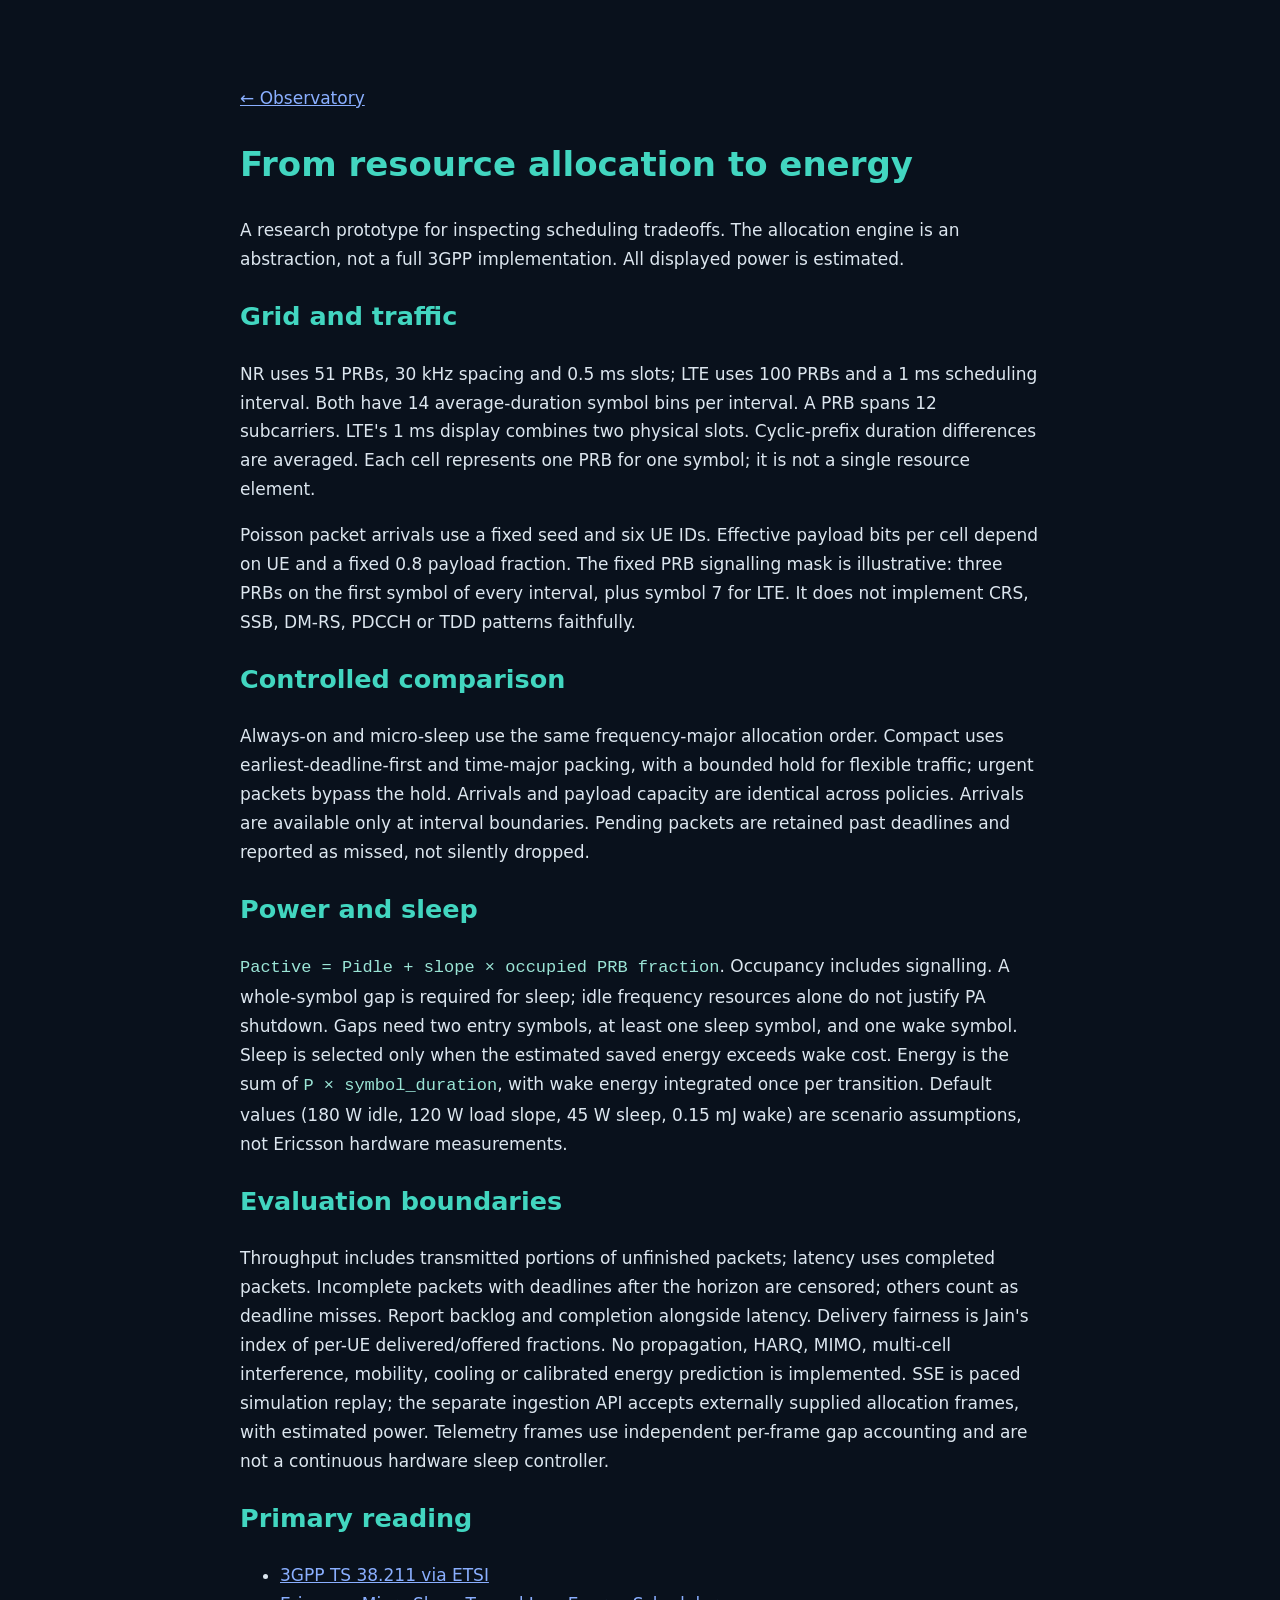
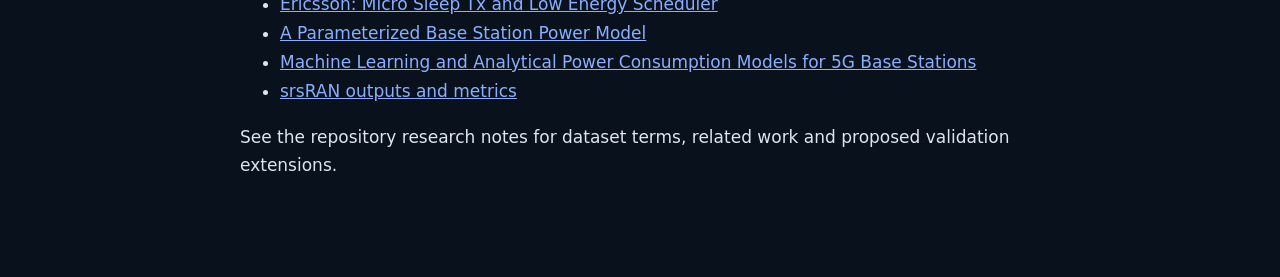
<file: app/static/methodology.html>
<!doctype html><html lang="en"><meta charset="utf-8"><meta name="viewport" content="width=device-width,initial-scale=1"><title>Methodology · RAN Energy Observatory</title><style>body{font:17px/1.7 system-ui;background:#09111c;color:#dce6ef;max-width:800px;margin:60px auto;padding:24px}h1,h2{color:#42d6c0}a{color:#8aafff}code{color:#9be5d6}</style><a href="/">← Observatory</a><h1>From resource allocation to energy</h1><p>A research prototype for inspecting scheduling tradeoffs. The allocation engine is an abstraction, not a full 3GPP implementation. All displayed power is estimated.</p><h2>Grid and traffic</h2><p>NR uses 51 PRBs, 30 kHz spacing and 0.5 ms slots; LTE uses 100 PRBs and a 1 ms scheduling interval. Both have 14 average-duration symbol bins per interval. A PRB spans 12 subcarriers. LTE's 1 ms display combines two physical slots. Cyclic-prefix duration differences are averaged. Each cell represents one PRB for one symbol; it is not a single resource element.</p><p>Poisson packet arrivals use a fixed seed and six UE IDs. Effective payload bits per cell depend on UE and a fixed 0.8 payload fraction. The fixed PRB signalling mask is illustrative: three PRBs on the first symbol of every interval, plus symbol 7 for LTE. It does not implement CRS, SSB, DM-RS, PDCCH or TDD patterns faithfully.</p><h2>Controlled comparison</h2><p>Always-on and micro-sleep use the same frequency-major allocation order. Compact uses earliest-deadline-first and time-major packing, with a bounded hold for flexible traffic; urgent packets bypass the hold. Arrivals and payload capacity are identical across policies. Arrivals are available only at interval boundaries. Pending packets are retained past deadlines and reported as missed, not silently dropped.</p><h2>Power and sleep</h2><p><code>Pactive = Pidle + slope × occupied PRB fraction</code>. Occupancy includes signalling. A whole-symbol gap is required for sleep; idle frequency resources alone do not justify PA shutdown. Gaps need two entry symbols, at least one sleep symbol, and one wake symbol. Sleep is selected only when the estimated saved energy exceeds wake cost. Energy is the sum of <code>P × symbol_duration</code>, with wake energy integrated once per transition. Default values (180 W idle, 120 W load slope, 45 W sleep, 0.15 mJ wake) are scenario assumptions, not Ericsson hardware measurements.</p><h2>Evaluation boundaries</h2><p>Throughput includes transmitted portions of unfinished packets; latency uses completed packets. Incomplete packets with deadlines after the horizon are censored; others count as deadline misses. Report backlog and completion alongside latency. Delivery fairness is Jain's index of per-UE delivered/offered fractions. No propagation, HARQ, MIMO, multi-cell interference, mobility, cooling or calibrated energy prediction is implemented. SSE is paced simulation replay; the separate ingestion API accepts externally supplied allocation frames, with estimated power. Telemetry frames use independent per-frame gap accounting and are not a continuous hardware sleep controller.</p><h2>Primary reading</h2><ul><li><a href="https://www.etsi.org/deliver/etsi_ts/138200_138299/138211/16.09.00_60/ts_138211v160900p.pdf">3GPP TS 38.211 via ETSI</a></li><li><a href="https://www.ericsson.com/4ae555/assets/local/cases/customer-cases/2022/tackling-network-energy-consumption.pdf">Ericsson: Micro Sleep Tx and Low Energy Scheduler</a></li><li><a href="https://arxiv.org/abs/1411.1571">A Parameterized Base Station Power Model</a></li><li><a href="https://arxiv.org/abs/2209.11600">Machine Learning and Analytical Power Consumption Models for 5G Base Stations</a></li><li><a href="https://docs.srsran.com/projects/project/en/latest/user_manuals/source/outputs.html">srsRAN outputs and metrics</a></li></ul><p>See the repository research notes for dataset terms, related work and proposed validation extensions.</p></html>
</file>
